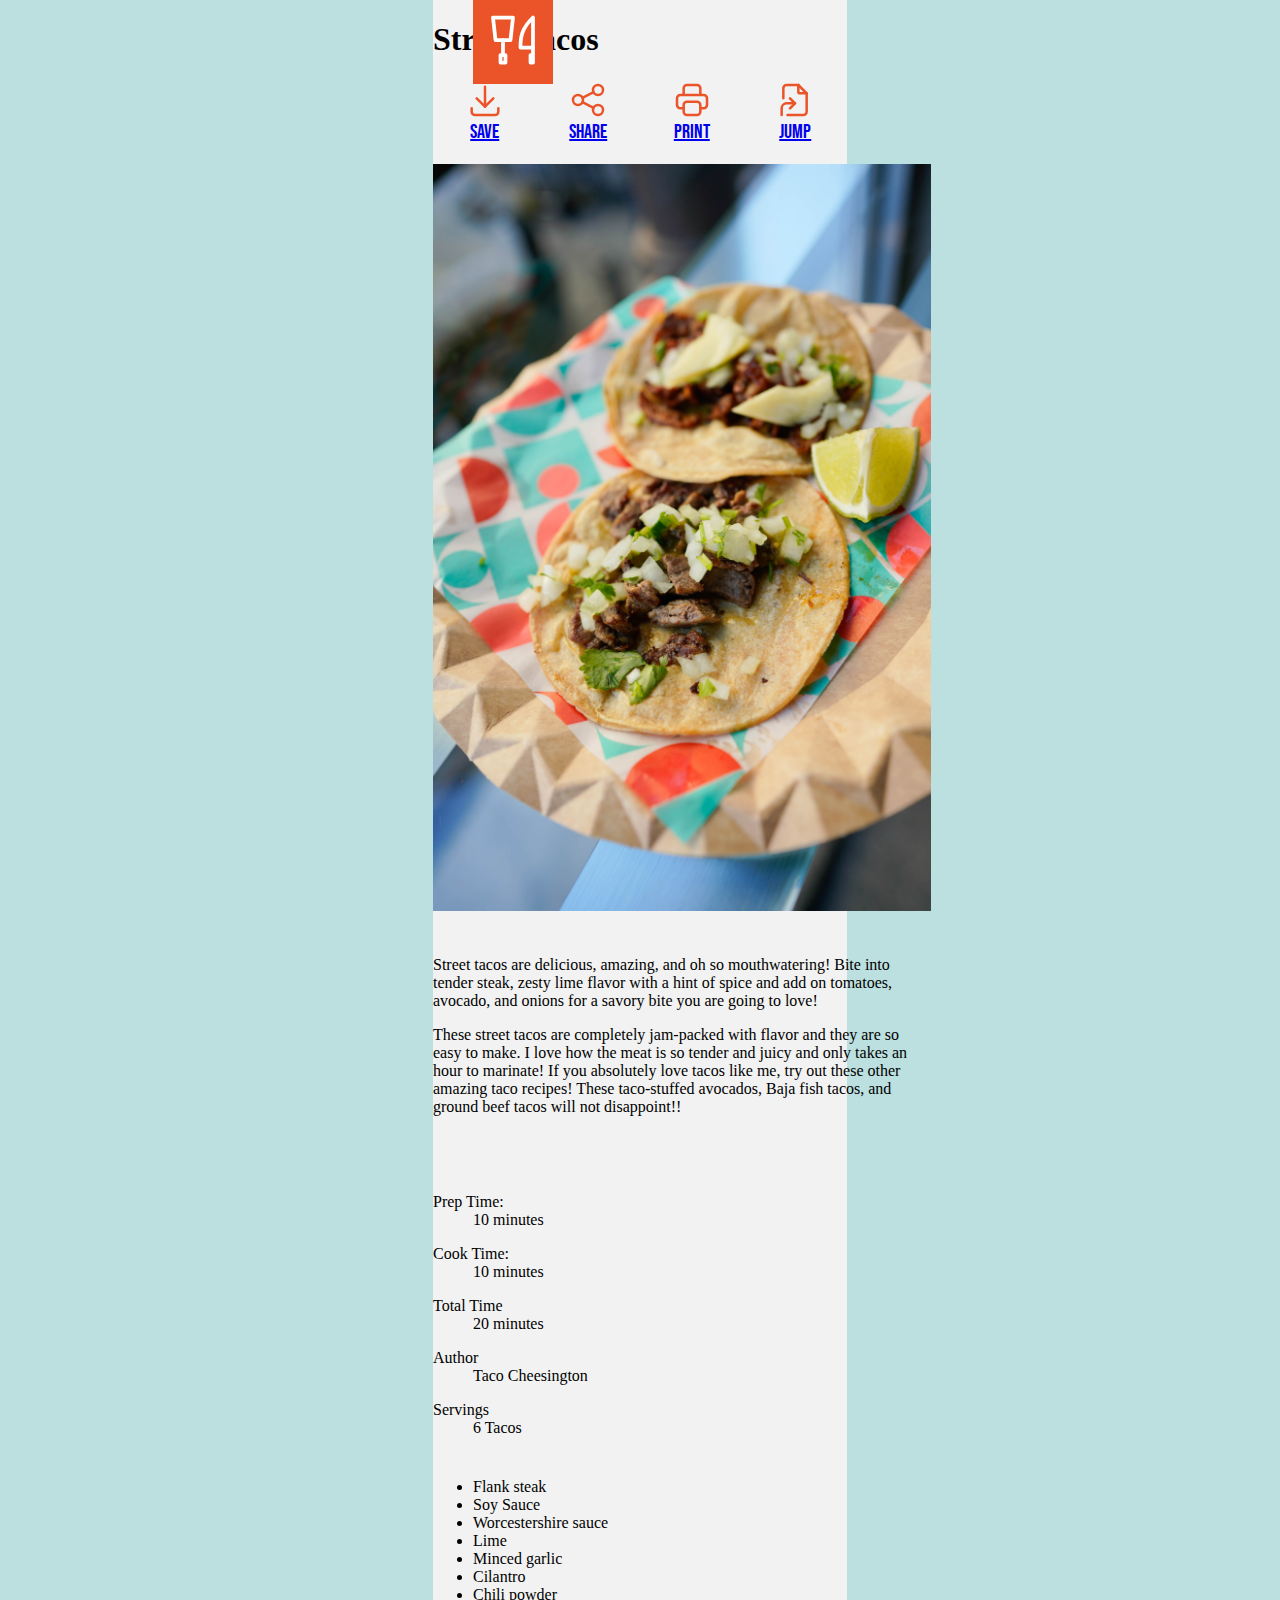
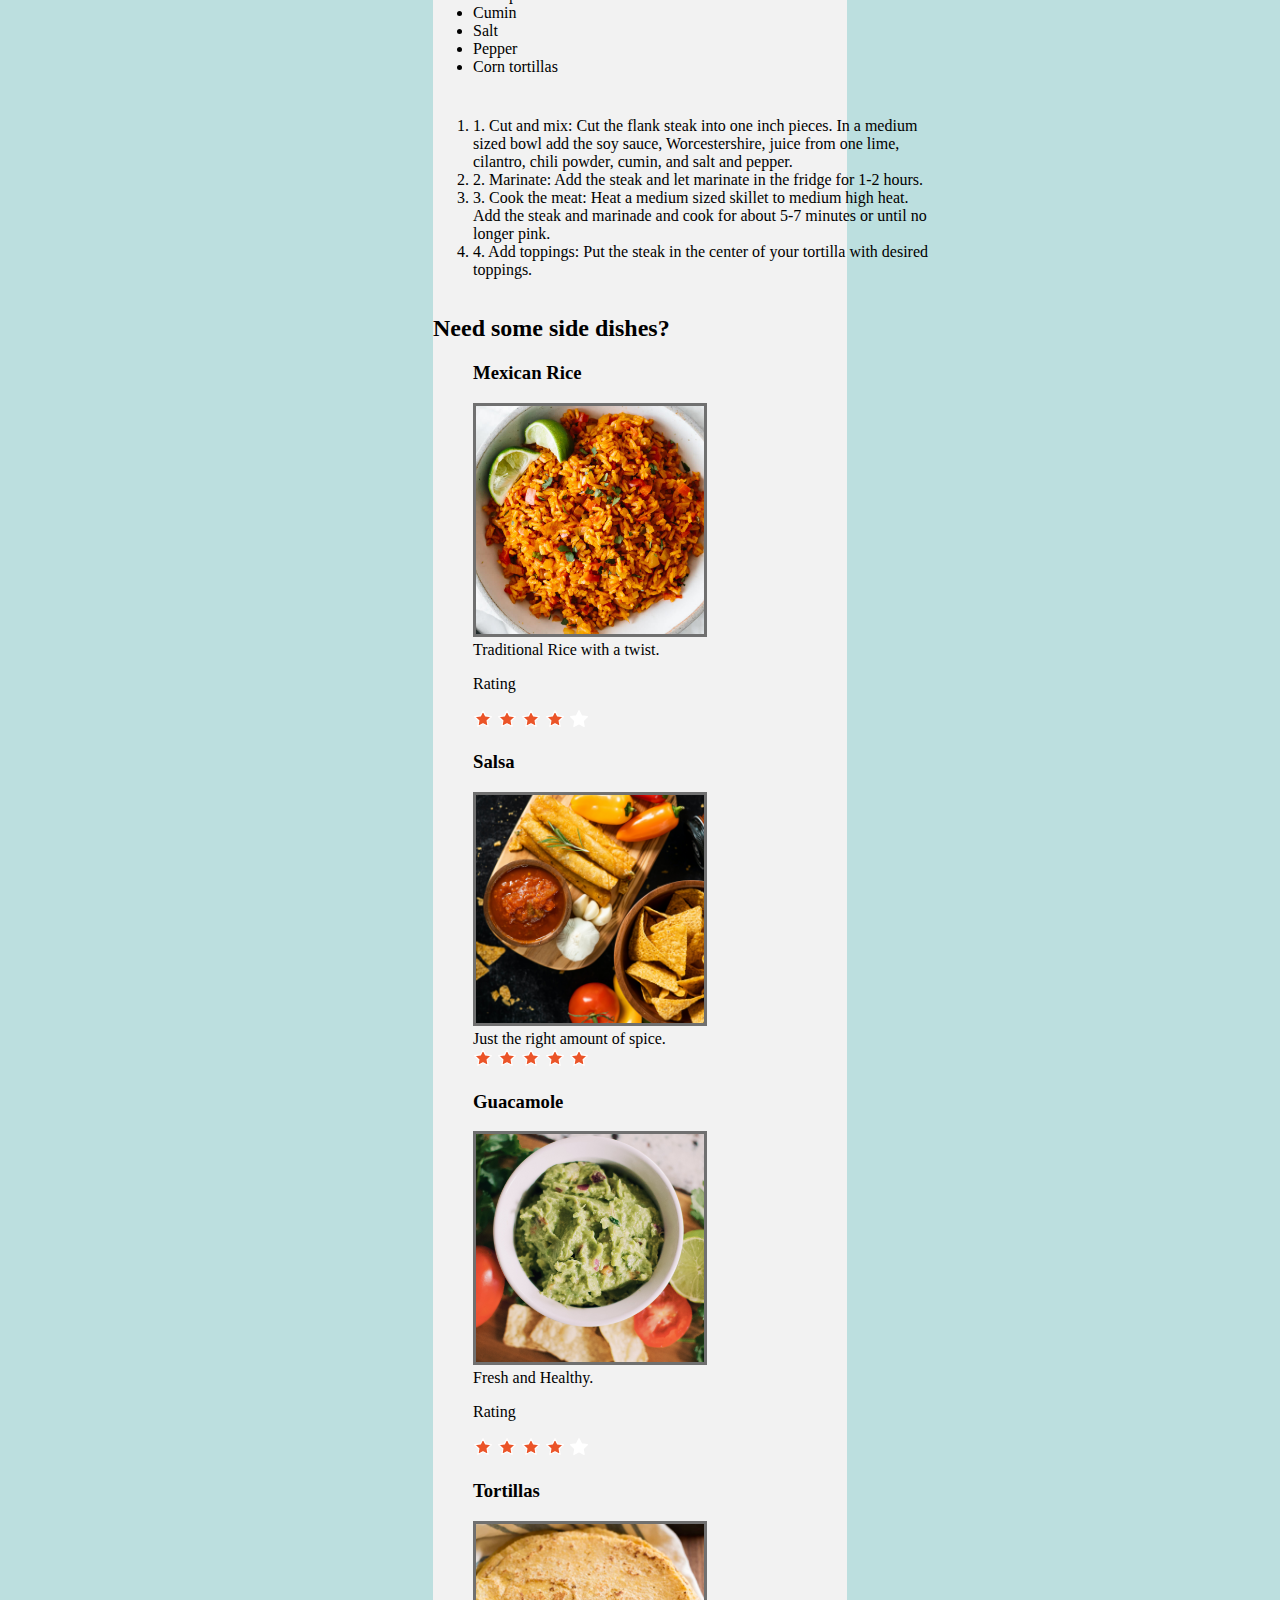
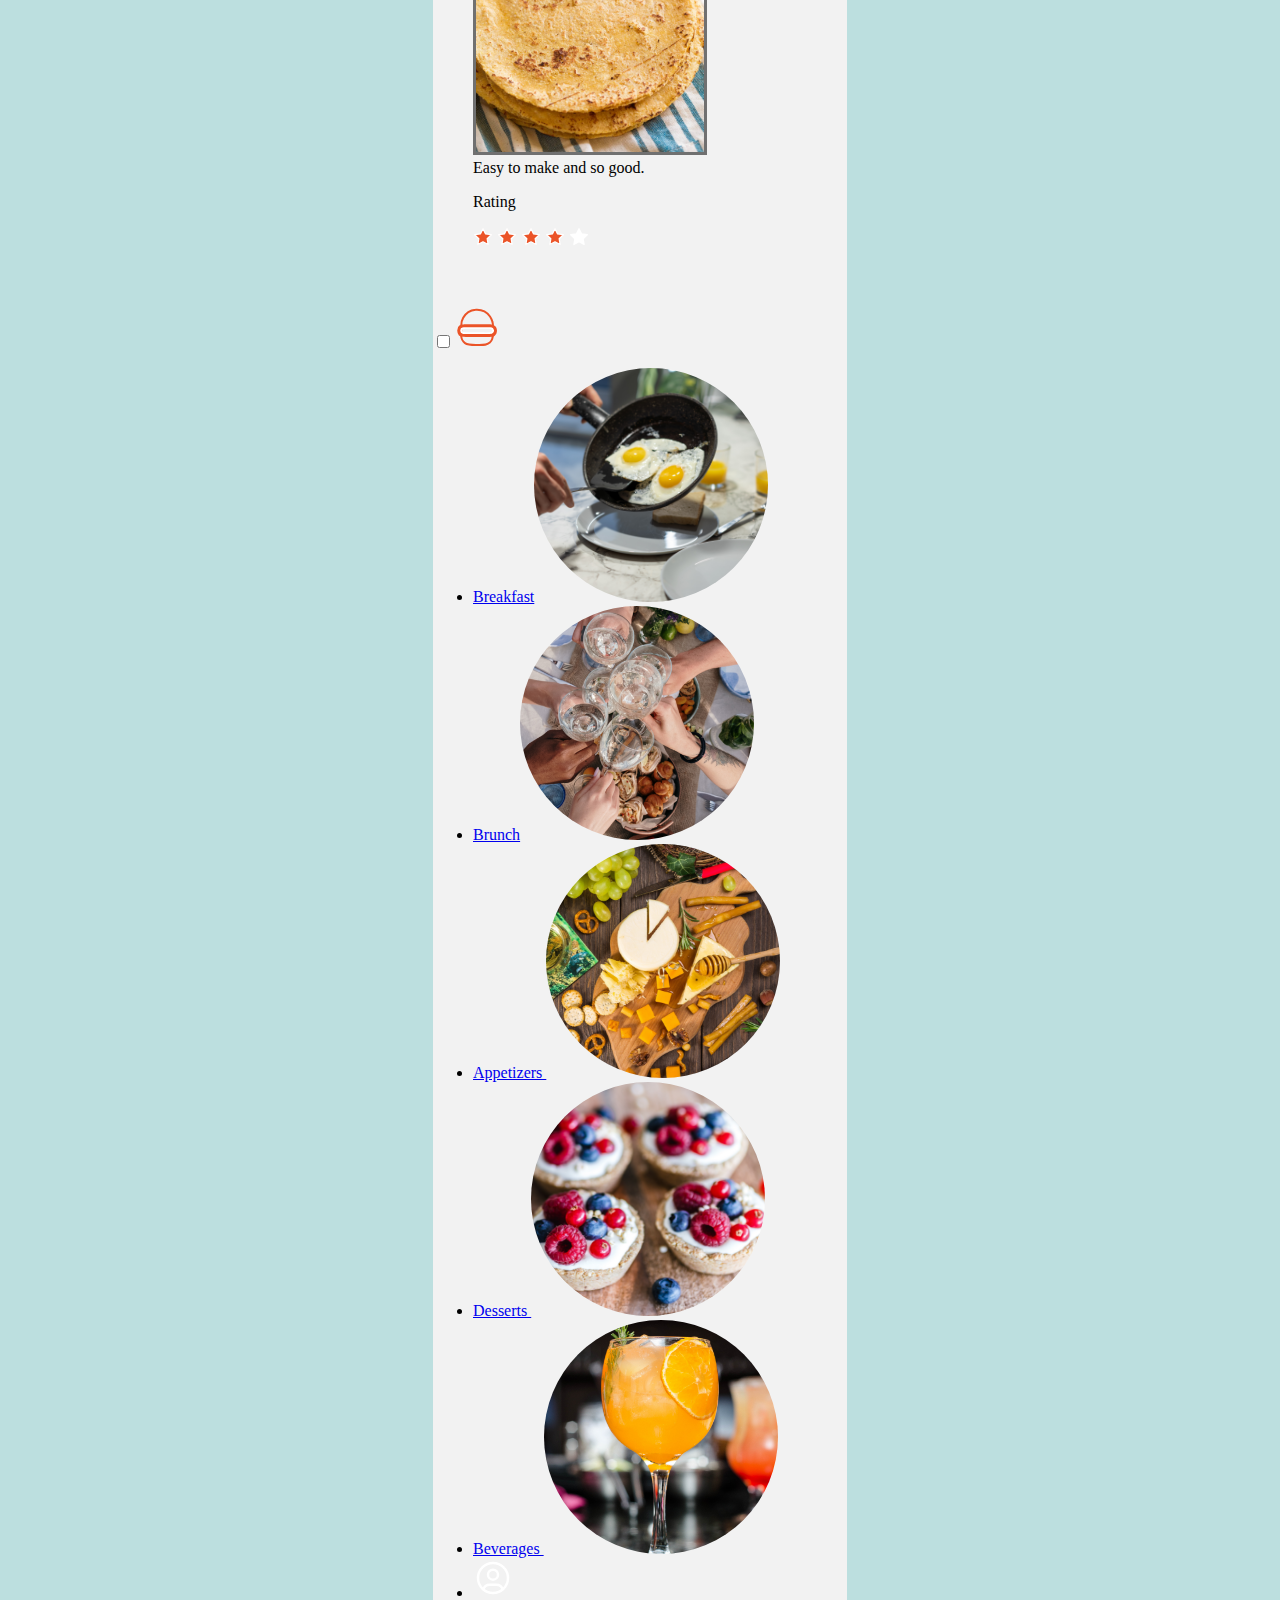
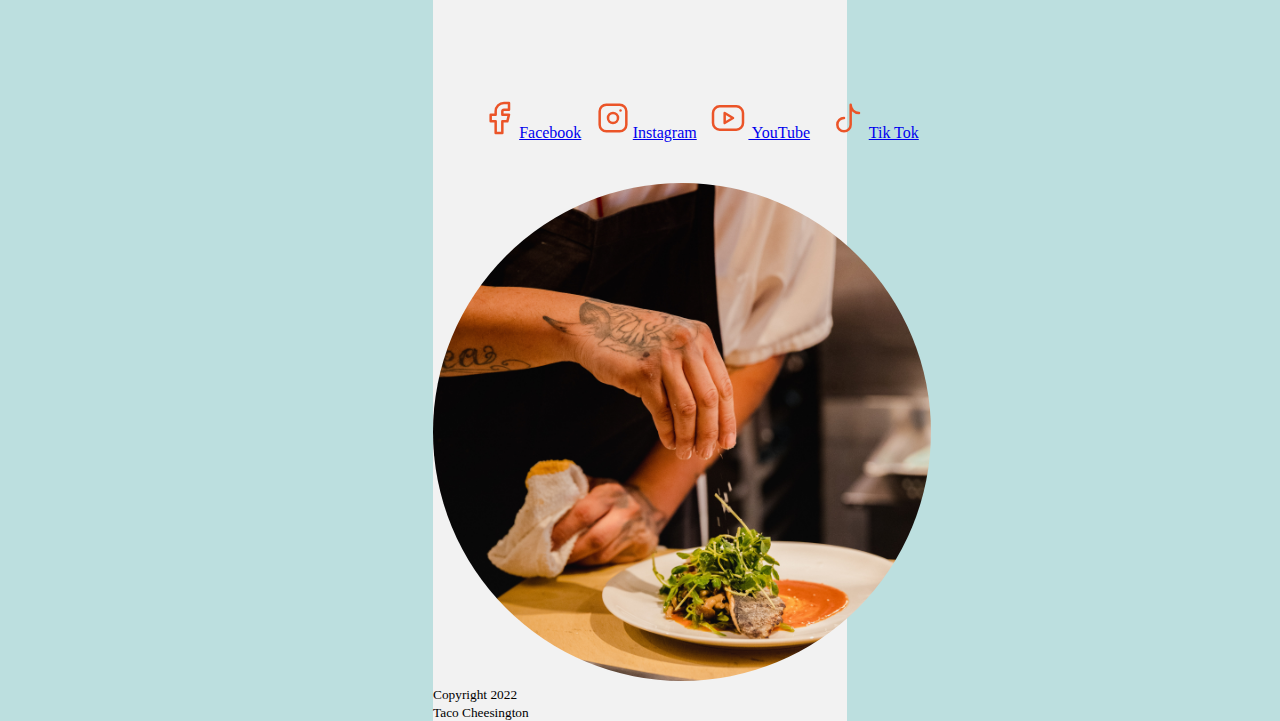
<file: index.html>
<!DOCTYPE html>
<html lang="en">

<head>
    <title>Good Easts- Street Tacos</title>
    <meta charset="utf-8">
    <meta name="author" content="Tiffany Colton">
    <meta name="description"  content="Good Eats presents Steet Tacos Recipe by Taco Cheesington">
    <link href="styles.css" rel="stylesheet">

    <link rel="icon" href= "favicon.ico" type="image/x-icon">

    <link rel="preconnect" href="https://fonts.googleapis.com">
    <link rel="preconnect" href="https://fonts.gstatic.com" crossorigin>
    <link href="https://fonts.googleapis.com/css2?family=Oswald&family=Shadows+Into+Light&display=swap" rel="stylesheet">
</head>

<body>
    <header><!--Contains Top Grid-->
         <h1> Street Tacos</h1> 
        <menu class="menu">
<!--save-->
            <li><a href="#"><svg xmlns="http://www.w3.org/2000/svg" class="icon icon-tabler icon-tabler-download" width="40" height="40" viewBox="0 0 24 24" stroke-width="1.5" stroke="#EB5428" fill="none" stroke-linecap="round" stroke-linejoin="round">
                    <path stroke="none" d="M0 0h24v24H0z" fill="none"></path>
                    <path d="M4 17v2a2 2 0 0 0 2 2h12a2 2 0 0 0 2 -2v-2"></path>
                    <polyline points="7 11 12 16 17 11"></polyline>
                    <line x1="12" y1="4" x2="12" y2="16"></line></svg>save</a>
            </li>

<!--share-->
            <li><a href="#"><svg xmlns="http://www.w3.org/2000/svg" class="icon icon-tabler icon-tabler-share" width="40" height="40" viewBox="0 0 24 24" stroke-width="1.5" stroke="#EB5428" fill="none" stroke-linecap="round" stroke-linejoin="round"><path d="M0 0h24v24H0z" stroke="none"/><circle cx="6" cy="12" r="3"/><circle cx="18" cy="6" r="3"/><circle cx="18" cy="18" r="3"/><path d="m8.7 10.7 6.6-3.4M8.7 13.3l6.6 3.4"/>
                </svg>share</a>
            </li>

<!--print-->
            <li> 
                <a href="#">
                <svg xmlns="http://www.w3.org/2000/svg" class="icon icon-tabler icon-tabler-printer" width="40" height="40" viewBox="0 0 24 24" stroke-width="1.5" stroke="#EB5428" fill="none" stroke-linecap="round" stroke-linejoin="round"><path d="M0 0h24v24H0z" stroke="none"/><path d="M17 17h2a2 2 0 0 0 2-2v-4a2 2 0 0 0-2-2H5a2 2 0 0 0-2 2v4a2 2 0 0 0 2 2h2M17 9V5a2 2 0 0 0-2-2H9a2 2 0 0 0-2 2v4"/><rect x="7" y="13" width="10" height="8" rx="2"/>
                </svg>print</a>
            </li>

<!--jump-->         
            <li> 
                <a href="#">
                <svg xmlns="http://www.w3.org/2000/svg" class="icon icon-tabler icon-tabler-file-symlink" width="40" height="40" viewBox="0 0 24 24" stroke-width="1.5" stroke="#EB5428" fill="none" stroke-linecap="round" stroke-linejoin="round"><path d="M0 0h24v24H0z" stroke="none"/><path d="M4 21v-4a3 3 0 0 1 3-3h5"/><path d="m9 17 3-3-3-3M14 3v4a1 1 0 0 0 1 1h4"/><path d="M5 11V5a2 2 0 0 1 2-2h7l5 5v11a2 2 0 0 1-2 2H7.5"/>
                </svg>jump</a>
            </li>
        </menu>
         <img id="taco" src="Images/street-tacos.png" alt="Plate with two street tacos">
       
        <article>
            <h2>Meet the taco</h2>
            
            <p>Street tacos are delicious, amazing, and oh so mouthwatering! Bite into tender steak, zesty lime flavor with a hint of spice and add on tomatoes, avocado, and onions for a savory bite you are going to love!</p>

            <p>These street tacos are completely jam-packed with flavor and they are so easy to make. I love how the meat is so tender and juicy and only takes an hour to marinate! If you absolutely love tacos like me, try out these other amazing taco recipes! These taco-stuffed avocados, Baja fish tacos, and ground beef tacos will not disappoint!!</p>
        </article>
    
    </header>
    <main>
        <h2>Recipe</h2>
        
        <!--Recipe-->
        <section class="details">
            <h2>Details</h2>
            <dl>
                <dt>Prep Time:</dt> 
                <dd>10 minutes</dd>
            </dl>
            <dl>
                <dt>Cook Time: </dt> 
                <dd>10 minutes</dd>
            </dl>
            <dl>
                <dt>Total Time </dt>
                <dd>20 minutes</dd>
            </dl>
            <dl>
                
                <dt>Author</dt>
                <dd>Taco Cheesington</dd>
            </dl>
            <dl>
                <dt>Servings</dt> 
                <dd>6 Tacos</dd>
            </dl>   
        </section>
        <section class="ingredients"></section>
            <h2>Ingredients</h2>
            <ul>
                <li>Flank steak</li>
                <li>Soy Sauce</li>
                <li>Worcestershire sauce</li>
                <li>Lime</li>
                <li> Minced garlic</li>
                <li>Cilantro</li>
                <li>Chili powder</li>
                <li>Cumin</li>
                <li>Salt</li>
                <li> Pepper </li>
                <li> Corn tortillas</li>
            </ul>
        <section class="directions">  
        <h2>Directions</h2>
            <ol>
                <li> 1. Cut and mix: Cut the flank steak into one inch pieces. In a medium sized bowl add the soy sauce, Worcestershire, juice from one lime, cilantro, chili powder, cumin, and salt and pepper.</li>
                <li>2. Marinate: Add the steak and let marinate in the fridge for 1-2 hours.</li>
                <li>3. Cook the meat: Heat a medium sized skillet to medium high heat. Add the steak and marinade and cook for about 5-7 minutes or until no longer pink.</li>
                <li>4. Add toppings: Put the steak in the center of your tortilla with desired toppings.</li>
            </ol>
        </section>
    </main>    
    <aside id="sidedishes"><!---->  
        <h2>Need some side dishes?</h2>
            <figure class="ratings"><!--Mexican Rice-->
                <h3>Mexican Rice</h3>
                <a href="#"><img src="Images/mexican-rice.png" alt="Bowl of mexican-rice"></a>
                <figcaption>Traditional Rice with a twist.</figcaption>
                <p>Rating</p>
                <div class="starrate">
                    <svg xmlns="http://www.w3.org/2000/svg" class="icon icon-tabler icon-tabler-star" width="20" height="20" viewBox="0 0 24 24" stroke-width="1.5" stroke="#ffffff" fill="#EB5428" stroke-linecap="round" stroke-linejoin="round">
                        <path stroke="none" d="M0 0h24v24H0z" fill="none"/>
                        <path d="M12 17.75l-6.172 3.245l1.179 -6.873l-5 -4.867l6.9 -1l3.086 -6.253l3.086 6.253l6.9 1l-5 4.867l1.179 6.873z" />
                      </svg>
                    <svg xmlns="http://www.w3.org/2000/svg" class="icon icon-tabler icon-tabler-star" width="20" height="20" viewBox="0 0 24 24" stroke-width="1.5" stroke="#ffffff" fill="#EB5428" stroke-linecap="round" stroke-linejoin="round">
                        <path stroke="none" d="M0 0h24v24H0z" fill="none"/>
                        <path d="M12 17.75l-6.172 3.245l1.179 -6.873l-5 -4.867l6.9 -1l3.086 -6.253l3.086 6.253l6.9 1l-5 4.867l1.179 6.873z" />
                    </svg>
                    <svg xmlns="http://www.w3.org/2000/svg" class="icon icon-tabler icon-tabler-star" width="20" height="20" viewBox="0 0 24 24" stroke-width="1.5" stroke="#ffffff" fill="#EB5428" stroke-linecap="round" stroke-linejoin="round">
                        <path stroke="none" d="M0 0h24v24H0z" fill="none"/>
                        <path d="M12 17.75l-6.172 3.245l1.179 -6.873l-5 -4.867l6.9 -1l3.086 -6.253l3.086 6.253l6.9 1l-5 4.867l1.179 6.873z" />
                    </svg>
                    <svg xmlns="http://www.w3.org/2000/svg" class="icon icon-tabler icon-tabler-star" width="20" height="20" viewBox="0 0 24 24" stroke-width="1.5" stroke="#ffffff" fill="#EB5428" stroke-linecap="round" stroke-linejoin="round">
                        <path stroke="none" d="M0 0h24v24H0z" fill="none"/>
                        <path d="M12 17.75l-6.172 3.245l1.179 -6.873l-5 -4.867l6.9 -1l3.086 -6.253l3.086 6.253l6.9 1l-5 4.867l1.179 6.873z" />
                    </svg>
                    <svg xmlns="http://www.w3.org/2000/svg" class="icon icon-tabler icon-tabler-star" width="20" height="20" viewBox="0 0 24 24" stroke-width="1.5" stroke="#ffffff" fill="#ffffff" stroke-linecap="round" stroke-linejoin="round">
                        <path stroke="none" d="M0 0h24v24H0z" fill="none"/>
                        <path d="M12 17.75l-6.172 3.245l1.179 -6.873l-5 -4.867l6.9 -1l3.086 -6.253l3.086 6.253l6.9 1l-5 4.867l1.179 6.873z" />
                      </svg>  
                </div>
            </figure>

            <figure class="ratings"> <!--Salsa-->
                <h3>Salsa</h3>
                <a href="#"><img src="Images/salsa.png" alt="Bowl of Salsa and chips"></a>
                <figcaption>Just the right amount of spice.</figcaption>
                <div class="starrate">
                    <svg xmlns="http://www.w3.org/2000/svg" class="icon icon-tabler icon-tabler-star" width="20" height="20"
                    viewBox="0 0 24 24" stroke-width="1.5" stroke="#ffffff" fill="#eb5428" stroke-linecap="round"
                    stroke-linejoin="round">
                   <path stroke="none" d="M0 0h24v24H0z" fill="none"/>
                   <path d="M12 17.75l-6.172 3.245l1.179 -6.873l-5 -4.867l6.9 -1l3.086 -6.253l3.086 6.253l6.9 1l-5 4.867l1.179 6.873z"/>
                    </svg>
                    <svg xmlns="http://www.w3.org/2000/svg" class="icon icon-tabler icon-tabler-star" width="20" height="20"
                    viewBox="0 0 24 24" stroke-width="1.5" stroke="#ffffff" fill="#EB5428" stroke-linecap="round"
                    stroke-linejoin="round">
                   <path stroke="none" d="M0 0h24v24H0z" fill="none"/>
                   <path d="M12 17.75l-6.172 3.245l1.179 -6.873l-5 -4.867l6.9 -1l3.086 -6.253l3.086 6.253l6.9 1l-5 4.867l1.179 6.873z"/>
                    </svg>
                    <svg xmlns="http://www.w3.org/2000/svg" class="icon icon-tabler icon-tabler-star" width="20" height="20"
                    viewBox="0 0 24 24" stroke-width="1.5" stroke="#ffffff" fill="#EB5428" stroke-linecap="round"
                    stroke-linejoin="round">
                   <path stroke="none" d="M0 0h24v24H0z" fill="none"/>
                   <path d="M12 17.75l-6.172 3.245l1.179 -6.873l-5 -4.867l6.9 -1l3.086 -6.253l3.086 6.253l6.9 1l-5 4.867l1.179 6.873z"/>
                    </svg>
                    <svg xmlns="http://www.w3.org/2000/svg" class="icon icon-tabler icon-tabler-star" width="20" height="20"
                    viewBox="0 0 24 24" stroke-width="1.5" stroke="#ffffff" fill="#EB5428" stroke-linecap="round"
                    stroke-linejoin="round">
                   <path stroke="none" d="M0 0h24v24H0z" fill="none"/>
                   <path d="M12 17.75l-6.172 3.245l1.179 -6.873l-5 -4.867l6.9 -1l3.086 -6.253l3.086 6.253l6.9 1l-5 4.867l1.179 6.873z"/>
                    </svg>
                    <svg xmlns="http://www.w3.org/2000/svg" class="icon icon-tabler icon-tabler-star" width="20" height="20"
                    viewBox="0 0 24 24" stroke-width="1.5" stroke="#ffffff" fill="#EB5428" stroke-linecap="round"
                    stroke-linejoin="round">
                   <path stroke="none" d="M0 0h24v24H0z" fill="none"/>
                   <path d="M12 17.75l-6.172 3.245l1.179 -6.873l-5 -4.867l6.9 -1l3.086 -6.253l3.086 6.253l6.9 1l-5 4.867l1.179 6.873z"/>
               </svg>
                </div>

            </figure>

            <figure class="ratings"><!--Guacamole-->
                <h3>Guacamole</h3>
                <a href="#"><img src="Images/guacamole.png" alt="Bowl Guacamole"></a>
                <figcaption>Fresh and Healthy.</figcaption>
                <p>Rating</p>
                <div class="starrate">
                    <svg xmlns="http://www.w3.org/2000/svg" class="icon icon-tabler icon-tabler-star" width="20" height="20"
                    viewBox="0 0 24 24" stroke-width="1.5" stroke="#ffffff" fill="#EB5428" stroke-linecap="round"
                    stroke-linejoin="round">
                   <path stroke="none" d="M0 0h24v24H0z" fill="none"/>
                   <path d="M12 17.75l-6.172 3.245l1.179 -6.873l-5 -4.867l6.9 -1l3.086 -6.253l3.086 6.253l6.9 1l-5 4.867l1.179 6.873z"/>
                    </svg>
                    <svg xmlns="http://www.w3.org/2000/svg" class="icon icon-tabler icon-tabler-star" width="20" height="20"
                    viewBox="0 0 24 24" stroke-width="1.5" stroke="#ffffff" fill="#EB5428" stroke-linecap="round"
                    stroke-linejoin="round">
                   <path stroke="none" d="M0 0h24v24H0z" fill="none"/>
                   <path d="M12 17.75l-6.172 3.245l1.179 -6.873l-5 -4.867l6.9 -1l3.086 -6.253l3.086 6.253l6.9 1l-5 4.867l1.179 6.873z"/>
                    </svg>
                    <svg xmlns="http://www.w3.org/2000/svg" class="icon icon-tabler icon-tabler-star" width="20" height="20"
                    viewBox="0 0 24 24" stroke-width="1.5" stroke="#ffffff" fill="#EB5428" stroke-linecap="round"
                    stroke-linejoin="round">
                   <path stroke="none" d="M0 0h24v24H0z" fill="none"/>
                   <path d="M12 17.75l-6.172 3.245l1.179 -6.873l-5 -4.867l6.9 -1l3.086 -6.253l3.086 6.253l6.9 1l-5 4.867l1.179 6.873z"/>
                    </svg>
                    <svg xmlns="http://www.w3.org/2000/svg" class="icon icon-tabler icon-tabler-star" width="20" height="20"
                    viewBox="0 0 24 24" stroke-width="1.5" stroke="#ffffff" fill="#EB5428" stroke-linecap="round"
                    stroke-linejoin="round">
                   <path stroke="none" d="M0 0h24v24H0z" fill="none"/>
                   <path d="M12 17.75l-6.172 3.245l1.179 -6.873l-5 -4.867l6.9 -1l3.086 -6.253l3.086 6.253l6.9 1l-5 4.867l1.179 6.873z"/>
                    </svg>
                    <svg xmlns="http://www.w3.org/2000/svg" class="icon icon-tabler icon-tabler-star" width="20" height="20"
                    viewBox="0 0 24 24" stroke-width="1.5" stroke="#ffffff" fill="#ffffff" stroke-linecap="round"
                    stroke-linejoin="round">
                   <path stroke="none" d="M0 0h24v24H0z" fill="none"/>
                   <path d="M12 17.75l-6.172 3.245l1.179 -6.873l-5 -4.867l6.9 -1l3.086 -6.253l3.086 6.253l6.9 1l-5 4.867l1.179 6.873z"/>
                    </svg>
                </div>

            </figure>

            <figure class="ratings"><!--Tortillas-->
                <h3>Tortillas</h3>
                <a href="#"><img src="Images/tortillas.png" alt="Plate of fresh tortillas"></a>
                <figcaption>Easy to make and so good.</figcaption>
                <p>Rating</p>
                <div class="starrate">
                    <svg xmlns="http://www.w3.org/2000/svg" class="icon icon-tabler icon-tabler-star" width="20" height="20"
                    viewBox="0 0 24 24" stroke-width="1.5" stroke="#ffffff" fill="#eb5428" stroke-linecap="round"
                    stroke-linejoin="round">
                   <path stroke="none" d="M0 0h24v24H0z" fill="none"/>
                   <path d="M12 17.75l-6.172 3.245l1.179 -6.873l-5 -4.867l6.9 -1l3.086 -6.253l3.086 6.253l6.9 1l-5 4.867l1.179 6.873z"/>
                    </svg>
                    <svg xmlns="http://www.w3.org/2000/svg" class="icon icon-tabler icon-tabler-star" width="20" height="20"
                    viewBox="0 0 24 24" stroke-width="1.5" stroke="#ffffff" fill="#eb5428" stroke-linecap="round"
                    stroke-linejoin="round">
                   <path stroke="none" d="M0 0h24v24H0z" fill="none"/>
                   <path d="M12 17.75l-6.172 3.245l1.179 -6.873l-5 -4.867l6.9 -1l3.086 -6.253l3.086 6.253l6.9 1l-5 4.867l1.179 6.873z"/>
                    </svg>
                    <svg xmlns="http://www.w3.org/2000/svg" class="icon icon-tabler icon-tabler-star" width="20" height="20"
                    viewBox="0 0 24 24" stroke-width="1.5" stroke="#ffffff" fill="#eb5428" stroke-linecap="round"
                    stroke-linejoin="round">
                   <path stroke="none" d="M0 0h24v24H0z" fill="none"/>
                   <path d="M12 17.75l-6.172 3.245l1.179 -6.873l-5 -4.867l6.9 -1l3.086 -6.253l3.086 6.253l6.9 1l-5 4.867l1.179 6.873z"/>
                    </svg>
                    <svg xmlns="http://www.w3.org/2000/svg" class="icon icon-tabler icon-tabler-star" width="20" height="20"
                    viewBox="0 0 24 24" stroke-width="1.5" stroke="#ffffff" fill="#eb5428" stroke-linecap="round"
                    stroke-linejoin="round">
                   <path stroke="none" d="M0 0h24v24H0z" fill="none"/>
                   <path d="M12 17.75l-6.172 3.245l1.179 -6.873l-5 -4.867l6.9 -1l3.086 -6.253l3.086 6.253l6.9 1l-5 4.867l1.179 6.873z"/>
                    </svg>
                    <svg xmlns="http://www.w3.org/2000/svg" class="icon icon-tabler icon-tabler-star" width="20" height="20"
                    viewBox="0 0 24 24" stroke-width="1.5" stroke="#ffffff" fill="#ffffff" stroke-linecap="round"
                    stroke-linejoin="round">
                   <path stroke="none" d="M0 0h24v24H0z" fill="none"/>
                   <path d="M12 17.75l-6.172 3.245l1.179 -6.873l-5 -4.867l6.9 -1l3.086 -6.253l3.086 6.253l6.9 1l-5 4.867l1.179 6.873z"/>
                    </svg>
                </div>
            </figure>
    </aside>  

    <nav id="options">
        <h2>Main Navigation</h2><!--hidden-->
        <input type="checkbox" id="dropdown">
		<label for="dropdown"><span></span>
            <svg xmlns="http://www.w3.org/2000/svg" width="40" height="40" style="enable-background:new 0 0 40 40" xml:space="preserve">
            <path d="M36 17.6c.1 1.8.1 3.6.1 5.4.1 2.7 0 5.5-.9 8-.5 1.4-1.3 2.6-2.4 3.6-3.3 2.7-6 2.4-12.6 2.4-4.6 0-9.2.2-12.2-1.9-2.5-1.8-3.6-4.2-3.8-7.1-.2-3.6.1-7.2.1-10.8 0-2.6.6-5.1 1.9-7.4 2.5-4.5 7.3-7.5 12.4-8 .4-.1.9-.1 1.4-.1 5.2 0 10.1 2.6 13 6.8 1 1.5 1.8 3.1 2.3 4.9.4 1.3.6 2.7.7 4.2z" style="fill:none;stroke:#eb5428;stroke-width:2;stroke-miterlimit:10"></path>
            <path d="M36.1 22.6c0 .5-.1 1-.5 1.4-.5.7-1.4 1.2-2.6 1.3-2.8.2-5.8.1-8.6.1h-12c-1.3 0-2.6 0-3.8-.1-1.1 0-2.4 0-3.3-.6-.8-.6-1.2-1.4-1.2-2.2 0-.9.3-1.8 1.5-2.3.9-.4 2-.5 3.1-.5 1.4 0 2.8-.1 4.3-.1h14.5c1.2 0 2.3 0 3.5.1 1.7.1 3.3-.1 4.4 1 .3.6.7 1.3.7 1.9z" style="fill:none;stroke:#fff;stroke-width:2.0832;stroke-miterlimit:10"></path>
            <path d="M38.5 22.6c0 .9-.2 1.7-.5 2.5-.6 1.3-1.7 2.1-3 2.2-3.3.3-6.7.2-9.9.2H11.2c-1.5 0-3-.1-4.4-.1-1.3-.1-2.8 0-3.8-1-.9-1-1.3-2.5-1.3-3.8 0-1.6.3-3.1 1.7-4 1-.7 2.3-.8 3.5-.8 1.6-.1 3.3-.1 4.9-.1H28.5c1.3 0 2.7 0 4 .1 2 .1 3.8-.1 5.1 1.7.5.9.9 2 .9 3.1z" style="fill:none;stroke:#eb5428;stroke-width:2.9408;stroke-miterlimit:10"></path>
          </svg></label>
  
            <ul class =options> 
                <Div id="homelogo"><!--Home logo-->
                <li><a href="Homelogo">
                    <svg xmlns="http://www.w3.org/2000/svg" class="icon icon-tabler icon-tabler-tools-kitchen" width="60" height="60" viewBox="0 0 24 24" stroke-width="1.5" stroke="#ffffff" fill="none" stroke-linecap="round" stroke-linejoin="round">
                    <path stroke="none" d="M0 0h24v24H0z" fill="none"></path>
                    <path d="M4 3h8l-1 9h-6z"></path>
                    <path d="M7 18h2v3h-2z"></path>
                    <path d="M20 3v12h-5c-.023 -3.681 .184 -7.406 5 -12z"></path>
                    <path d="M20 15v6h-1v-3"></path>
                    <line x1="8" y1="12" x2="8" y2="18"></line></svg></a></li>
                </Div>

                <li><a href="#Breakfast">Breakfast<img src="Images/breakfast.png" alt="eggs in a pan"></a></li>
                <li><a href="#Brunch"> Brunch<img src="Images/brunch.png" alt="round of cheers"></a></li>
                <li><a href="#Appetizers">Appetizers <img src="Images/appetizers.png"> </a></li>
                <li><a href="#Desserts">Desserts <img src="Images/desserts.png"> </a></li>
                <li><a href="#Beverages">Beverages <img src="Images/beverages.png"> </a></li>
                <li><a href="#Signin">    
                    <svg xmlns="http://www.w3.org/2000/svg" class="icon icon-tabler icon-tabler-user-circle" width="40" height="40" viewBox="0 0 24 24" stroke-width="1.5" stroke="#ffffff" fill="none" stroke-linecap="round" stroke-linejoin="round">
                    <path stroke="none" d="M0 0h24v24H0z" fill="none"></path>
                    <circle cx="12" cy="12" r="9"></circle>
                    <circle cx="12" cy="10" r="3"></circle>
                    <path d="M6.168 18.849a4 4 0 0 1 3.832 -2.849h4a4 4 0 0 1 3.834 2.855"></path></svg>
                </a></li>
            </ul>
    </nav>
    <section id="searchbar"><!--Search Bar-->
        <h2></h2>


    </section>

    <footer>
     <h2>Connect</h2> 
         <h3>Social Media Links</h3>
            <ul id=socialmedia>
            <!--facebook-->    
                <li><a href="#"><svg xmlns="http://www.w3.org/2000/svg" class="icon icon-tabler icon-tabler-brand-facebook" width="40" height="40" viewBox="0 0 24 24" stroke-width="1.5" stroke="#EB5428" fill="none" stroke-linecap="round" stroke-linejoin="round">
                    <path stroke="none" d="M0 0h24v24H0z" fill="none"></path>
                    <path d="M7 10v4h3v7h4v-7h3l1 -4h-4v-2a1 1 0 0 1 1 -1h3v-4h-3a5 5 0 0 0 -5 5v2h-3"></path></svg>Facebook</a>
                </li>
            <!--instagram-->
                <li><a href="#"><svg xmlns="http://www.w3.org/2000/svg" class="icon icon-tabler icon-tabler-brand-instagram" width="40" height="40" viewBox="0 0 24 24" stroke-width="1.5" stroke="#EB5428" fill="none" stroke-linecap="round" stroke-linejoin="round">
                    <path stroke="none" d="M0 0h24v24H0z" fill="none"></path>
                    <rect x="4" y="4" width="16" height="16" rx="4"></rect>
                    <circle cx="12" cy="12" r="3"></circle>
                    <line x1="16.5" y1="7.5" x2="16.5" y2="7.501"></line>
                  </svg>Instagram</a>    
                </li>
             <!--youtube-->   
                <li><a href="#"><svg xmlns="http://www.w3.org/2000/svg" class="icon icon-tabler icon-tabler-brand-youtube" width="40" height="40" viewBox="0 0 24 24" stroke-width="1.5" stroke="#EB5428" fill="none" stroke-linecap="round" stroke-linejoin="round">
                    <path stroke="none" d="M0 0h24v24H0z" fill="none"></path>
                    <rect x="3" y="5" width="18" height="14" rx="4"></rect>
                    <path d="M10 9l5 3l-5 3z"></path>
                  </svg> YouTube </a>
                </li> 
            <!--ticktok-->
                <li><a href="#"><svg xmlns="http://www.w3.org/2000/svg" class="icon icon-tabler icon-tabler-brand-tiktok" width="40" height="40" viewBox="0 0 24 24" stroke-width="1.5" stroke="#EB5428" fill="none" stroke-linecap="round" stroke-linejoin="round">
                    <path stroke="none" d="M0 0h24v24H0z" fill="none"></path>
                    <path d="M9 12a4 4 0 1 0 4 4v-12a5 5 0 0 0 5 5"></path>
                  </svg>Tik Tok</a>
                </li>
            </ul>
            
        <h2>Good Eats</h2>
        <div id="copyright">
            <img src="Images/taco-cheesington.png" alt="chef with plate of food">
            <small>Copyright 2022</small><br>       
            <small>Taco Cheesington</small> 
        </div>
    </footer>    
</body>
</html>
</file>
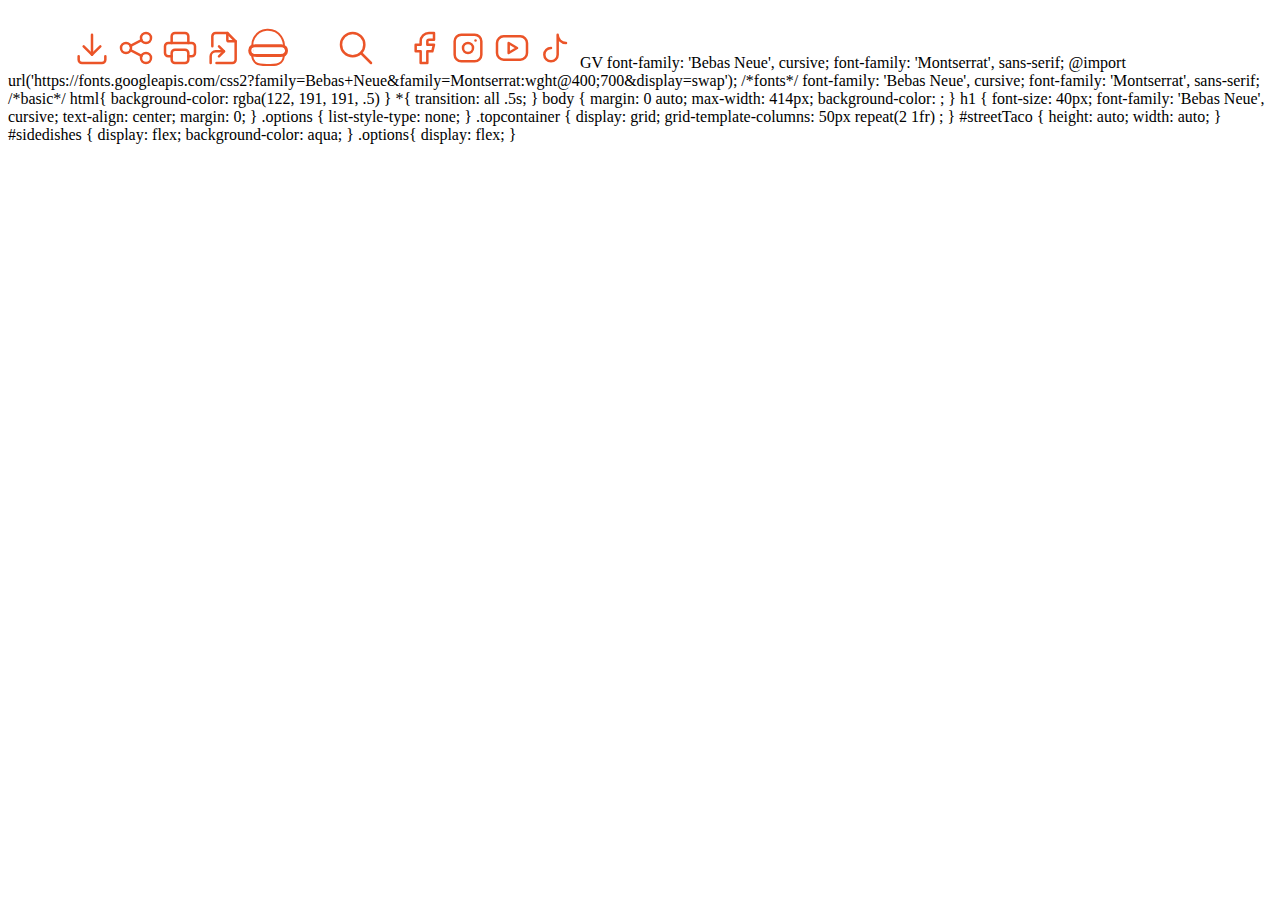
<file: SVG.html>
<html lang="en"><head>
    <meta charset="UTF-8">
    <meta http-equiv="X-UA-Compatible" content="IE=edge">
    <meta name="viewport" content="width=device-width, initial-scale=1.0">
    <title>SVGs</title>
</head>
<body>
    <!--logo-->
    <svg xmlns="http://www.w3.org/2000/svg" class="icon icon-tabler icon-tabler-tools-kitchen" width="60" height="60" viewBox="0 0 24 24" stroke-width="1.5" stroke="#ffffff" fill="none" stroke-linecap="round" stroke-linejoin="round">
        <path stroke="none" d="M0 0h24v24H0z" fill="none"></path>
        <path d="M4 3h8l-1 9h-6z"></path>
        <path d="M7 18h2v3h-2z"></path>
        <path d="M20 3v12h-5c-.023 -3.681 .184 -7.406 5 -12z"></path>
        <path d="M20 15v6h-1v-3"></path>
        <line x1="8" y1="12" x2="8" y2="18"></line>
      </svg>
    <!--save-->
    <svg xmlns="http://www.w3.org/2000/svg" class="icon icon-tabler icon-tabler-download" width="40" height="40" viewBox="0 0 24 24" stroke-width="1.5" stroke="#EB5428" fill="none" stroke-linecap="round" stroke-linejoin="round">
        <path stroke="none" d="M0 0h24v24H0z" fill="none"></path>
        <path d="M4 17v2a2 2 0 0 0 2 2h12a2 2 0 0 0 2 -2v-2"></path>
        <polyline points="7 11 12 16 17 11"></polyline>
        <line x1="12" y1="4" x2="12" y2="16"></line>
      </svg>
    <!--share-->
    <svg xmlns="http://www.w3.org/2000/svg" class="icon icon-tabler icon-tabler-share" width="40" height="40" viewBox="0 0 24 24" stroke-width="1.5" stroke="#EB5428" fill="none" stroke-linecap="round" stroke-linejoin="round">
        <path stroke="none" d="M0 0h24v24H0z" fill="none"></path>
        <circle cx="6" cy="12" r="3"></circle>
        <circle cx="18" cy="6" r="3"></circle>
        <circle cx="18" cy="18" r="3"></circle>
        <line x1="8.7" y1="10.7" x2="15.3" y2="7.3"></line>
        <line x1="8.7" y1="13.3" x2="15.3" y2="16.7"></line>
      </svg>
    <!--print-->
    <svg xmlns="http://www.w3.org/2000/svg" class="icon icon-tabler icon-tabler-printer" width="40" height="40" viewBox="0 0 24 24" stroke-width="1.5" stroke="#EB5428" fill="none" stroke-linecap="round" stroke-linejoin="round">
        <path stroke="none" d="M0 0h24v24H0z" fill="none"></path>
        <path d="M17 17h2a2 2 0 0 0 2 -2v-4a2 2 0 0 0 -2 -2h-14a2 2 0 0 0 -2 2v4a2 2 0 0 0 2 2h2"></path>
        <path d="M17 9v-4a2 2 0 0 0 -2 -2h-6a2 2 0 0 0 -2 2v4"></path>
        <rect x="7" y="13" width="10" height="8" rx="2"></rect>
      </svg>
    <!--jump-->
    <svg xmlns="http://www.w3.org/2000/svg" class="icon icon-tabler icon-tabler-file-symlink" width="40" height="40" viewBox="0 0 24 24" stroke-width="1.5" stroke="#EB5428" fill="none" stroke-linecap="round" stroke-linejoin="round">
        <path stroke="none" d="M0 0h24v24H0z" fill="none"></path>
        <path d="M4 21v-4a3 3 0 0 1 3 -3h5"></path>
        <path d="M9 17l3 -3l-3 -3"></path>
        <path d="M14 3v4a1 1 0 0 0 1 1h4"></path>
        <path d="M5 11v-6a2 2 0 0 1 2 -2h7l5 5v11a2 2 0 0 1 -2 2h-9.5"></path>
      </svg>
    <!--hamburger-->
    <svg xmlns="http://www.w3.org/2000/svg" width="40" height="40" style="enable-background:new 0 0 40 40" xml:space="preserve">
        <path d="M36 17.6c.1 1.8.1 3.6.1 5.4.1 2.7 0 5.5-.9 8-.5 1.4-1.3 2.6-2.4 3.6-3.3 2.7-6 2.4-12.6 2.4-4.6 0-9.2.2-12.2-1.9-2.5-1.8-3.6-4.2-3.8-7.1-.2-3.6.1-7.2.1-10.8 0-2.6.6-5.1 1.9-7.4 2.5-4.5 7.3-7.5 12.4-8 .4-.1.9-.1 1.4-.1 5.2 0 10.1 2.6 13 6.8 1 1.5 1.8 3.1 2.3 4.9.4 1.3.6 2.7.7 4.2z" style="fill:none;stroke:#eb5428;stroke-width:2;stroke-miterlimit:10"></path>
        <path d="M36.1 22.6c0 .5-.1 1-.5 1.4-.5.7-1.4 1.2-2.6 1.3-2.8.2-5.8.1-8.6.1h-12c-1.3 0-2.6 0-3.8-.1-1.1 0-2.4 0-3.3-.6-.8-.6-1.2-1.4-1.2-2.2 0-.9.3-1.8 1.5-2.3.9-.4 2-.5 3.1-.5 1.4 0 2.8-.1 4.3-.1h14.5c1.2 0 2.3 0 3.5.1 1.7.1 3.3-.1 4.4 1 .3.6.7 1.3.7 1.9z" style="fill:none;stroke:#fff;stroke-width:2.0832;stroke-miterlimit:10"></path>
        <path d="M38.5 22.6c0 .9-.2 1.7-.5 2.5-.6 1.3-1.7 2.1-3 2.2-3.3.3-6.7.2-9.9.2H11.2c-1.5 0-3-.1-4.4-.1-1.3-.1-2.8 0-3.8-1-.9-1-1.3-2.5-1.3-3.8 0-1.6.3-3.1 1.7-4 1-.7 2.3-.8 3.5-.8 1.6-.1 3.3-.1 4.9-.1H28.5c1.3 0 2.7 0 4 .1 2 .1 3.8-.1 5.1 1.7.5.9.9 2 .9 3.1z" style="fill:none;stroke:#eb5428;stroke-width:2.9408;stroke-miterlimit:10"></path>
      </svg>
    <!--avatar-->
    <svg xmlns="http://www.w3.org/2000/svg" class="icon icon-tabler icon-tabler-user-circle" width="40" height="40" viewBox="0 0 24 24" stroke-width="1.5" stroke="#ffffff" fill="none" stroke-linecap="round" stroke-linejoin="round">
        <path stroke="none" d="M0 0h24v24H0z" fill="none"></path>
        <circle cx="12" cy="12" r="9"></circle>
        <circle cx="12" cy="10" r="3"></circle>
        <path d="M6.168 18.849a4 4 0 0 1 3.832 -2.849h4a4 4 0 0 1 3.834 2.855"></path>
      </svg>
    <!--search-->
    <svg xmlns="http://www.w3.org/2000/svg" class="icon icon-tabler icon-tabler-search" width="40" height="40" viewBox="0 0 24 24" stroke-width="1.5" stroke="#EB5428" fill="none" stroke-linecap="round" stroke-linejoin="round">
        <path stroke="none" d="M0 0h24v24H0z" fill="none"></path>
        <circle cx="10" cy="10" r="7"></circle>
        <line x1="21" y1="21" x2="15" y2="15"></line>
    </svg>
    <!--star-->
    <svg xmlns="http://www.w3.org/2000/svg" class="icon icon-tabler icon-tabler-star" width="20" height="20" viewBox="0 0 24 24" stroke-width="1.5" stroke="#ffffff" fill="#ffffff" stroke-linecap="round" stroke-linejoin="round">
      <path stroke="none" d="M0 0h24v24H0z" fill="none"></path>
      <path d="M12 17.75l-6.172 3.245l1.179 -6.873l-5 -4.867l6.9 -1l3.086 -6.253l3.086 6.253l6.9 1l-5 4.867l1.179 6.873z"></path>
    </svg>
    <!--facebook-->
    <svg xmlns="http://www.w3.org/2000/svg" class="icon icon-tabler icon-tabler-brand-facebook" width="40" height="40" viewBox="0 0 24 24" stroke-width="1.5" stroke="#EB5428" fill="none" stroke-linecap="round" stroke-linejoin="round">
        <path stroke="none" d="M0 0h24v24H0z" fill="none"></path>
        <path d="M7 10v4h3v7h4v-7h3l1 -4h-4v-2a1 1 0 0 1 1 -1h3v-4h-3a5 5 0 0 0 -5 5v2h-3"></path>
      </svg>
    <!--instagram-->
    <svg xmlns="http://www.w3.org/2000/svg" class="icon icon-tabler icon-tabler-brand-instagram" width="40" height="40" viewBox="0 0 24 24" stroke-width="1.5" stroke="#EB5428" fill="none" stroke-linecap="round" stroke-linejoin="round">
        <path stroke="none" d="M0 0h24v24H0z" fill="none"></path>
        <rect x="4" y="4" width="16" height="16" rx="4"></rect>
        <circle cx="12" cy="12" r="3"></circle>
        <line x1="16.5" y1="7.5" x2="16.5" y2="7.501"></line>
      </svg>
    <!--youtube-->
    <svg xmlns="http://www.w3.org/2000/svg" class="icon icon-tabler icon-tabler-brand-youtube" width="40" height="40" viewBox="0 0 24 24" stroke-width="1.5" stroke="#EB5428" fill="none" stroke-linecap="round" stroke-linejoin="round">
        <path stroke="none" d="M0 0h24v24H0z" fill="none"></path>
        <rect x="3" y="5" width="18" height="14" rx="4"></rect>
        <path d="M10 9l5 3l-5 3z"></path>
      </svg>
    <!--tiktok-->
    <svg xmlns="http://www.w3.org/2000/svg" class="icon icon-tabler icon-tabler-brand-tiktok" width="40" height="40" viewBox="0 0 24 24" stroke-width="1.5" stroke="#EB5428" fill="none" stroke-linecap="round" stroke-linejoin="round">
        <path stroke="none" d="M0 0h24v24H0z" fill="none"></path>
        <path d="M9 12a4 4 0 1 0 4 4v-12a5 5 0 0 0 5 5"></path>
      </svg>
GV

font-family: 'Bebas Neue', cursive;
font-family: 'Montserrat', sans-serif;





@import url('https://fonts.googleapis.com/css2?family=Bebas+Neue&family=Montserrat:wght@400;700&display=swap'); /*fonts*/

font-family: 'Bebas Neue', cursive;
font-family: 'Montserrat', sans-serif;


/*basic*/
html{
    background-color: rgba(122, 191, 191, .5)

}
*{
    transition: all .5s;
}
body {
    margin: 0 auto;
    max-width: 414px; 
    background-color: ;
}

h1 {
    font-size: 40px;
    font-family: 'Bebas Neue', cursive;
    text-align: center;
    margin: 0;
}




.options {
    list-style-type: none;
    
}

.topcontainer {
    display: grid;
    grid-template-columns: 50px repeat(2 1fr) ;

}
#streetTaco {
    height: auto;
    width: auto;
}

 #sidedishes {
    display: flex;
    background-color: aqua;
 }  

 .options{
    display: flex;
 }
</file>
<file: styles.css>
@import url('https://fonts.googleapis.com/css2?family=Bebas+Neue&family=Montserrat:wght@400;700&display=swap'); /*fonts*/




/*basic*/
html{
    background-color: rgba(122, 191, 191, .5)
}

*{
    transition: all .5s;
}

/*small media inquiry*/

body {
    max-width: 414px;
    background-color: #f2f2f2;
    margin: 0 auto;
    display: grid;
}

#taco {
    width: 100%;
}

menu, #socialmedia {
    display: grid;
    grid-template-columns: 1fr 1fr 1fr 1fr;
    text-align: center;
    text-decoration: none;
    list-style: none;
}

.menu {
    width: 414px;
    display: grid;
    grid-template-columns: (1fr,1fr,1 fr, 1fr);
    justify-items: center;
    font-size: 20px;
    font-family: 'Bebas Neue', cursive;
    padding: 0px;
    list-style-type: none;
    background-color: #F2F2F2;
}

menu svg, #social svg {
    display: block;
    margin: 0 auto;
}
nav ul {
    grid-area: 
}

article h2, nav h2, main h2, footer h2, footer h3, aside dd, h4 {
    visibility: hidden;
    height: 1px;
    width: 1px;
}
#options, #homelogo {
    list-style: none;

}

#homelogo{
    background-color: #EB5428;
    position: absolute;
    top: 0px;
    padding: 10px;
    
    
}
</file>
